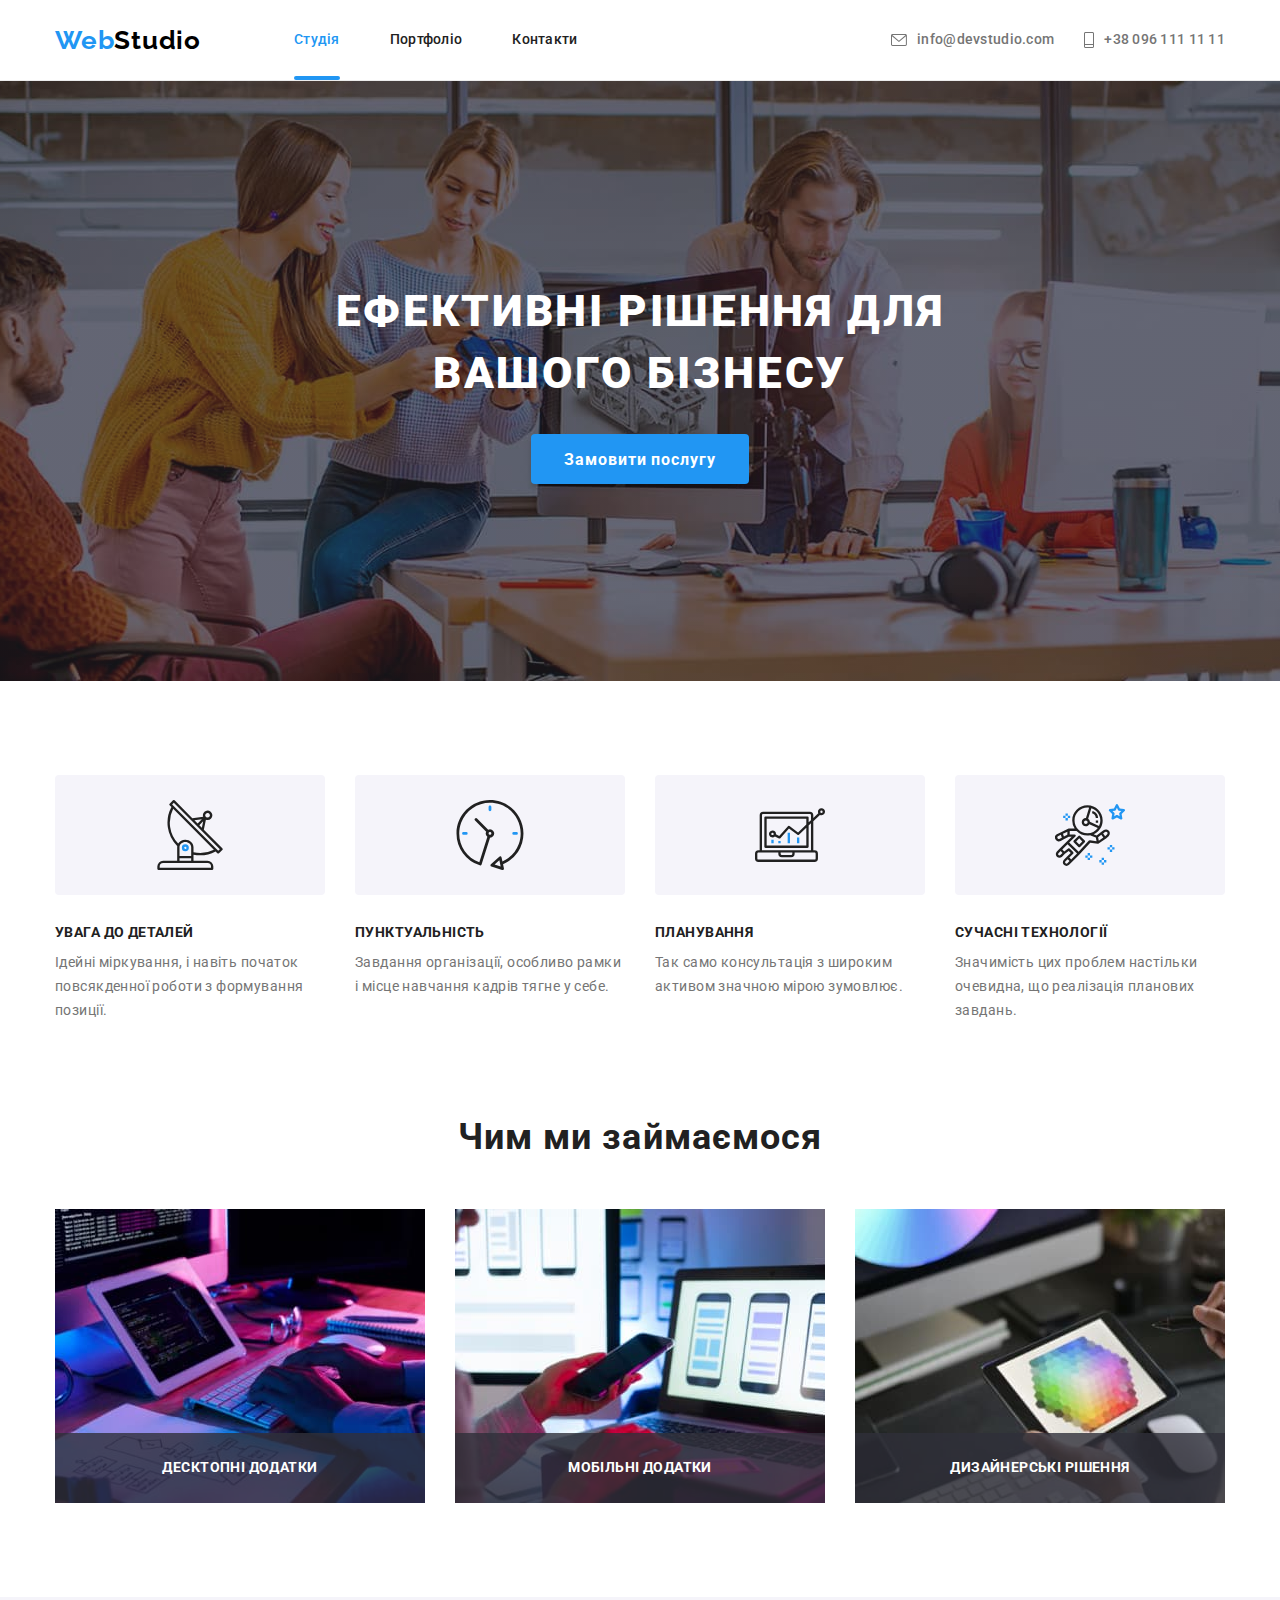
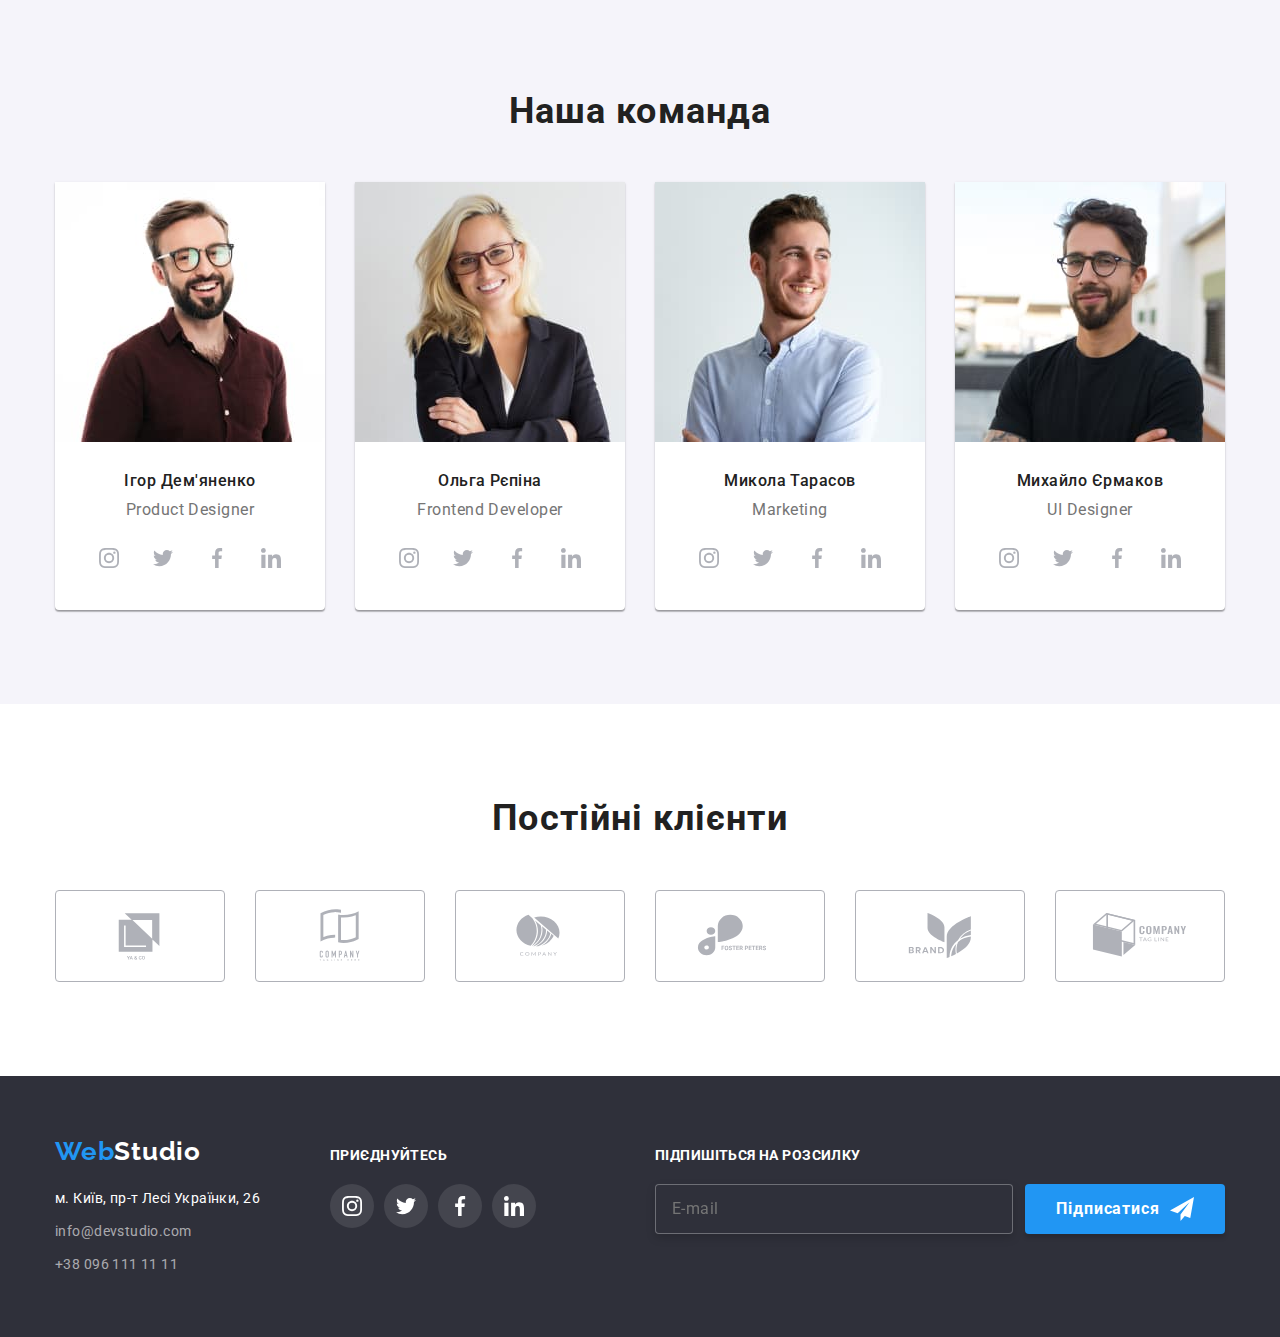
<file: index.html>
<!DOCTYPE html>
<html lang="uk">
  <head>
    <meta charset="UTF-8" />
    <meta http-equiv="X-UA-Compatible" content="IE=edge" />
    <meta name="viewport" content="width=device-width, initial-scale=1.0" />
    <title>WebStudio Головна</title>
    <link
      rel="stylesheet"
      href="https://cdnjs.cloudflare.com/ajax/libs/modern-normalize/1.1.0/modern-normalize.min.css"
    />
    <link rel="preconnect" href="https://fonts.googleapis.com" />
    <link rel="preconnect" href="https://fonts.gstatic.com" crossorigin />
    <link
      href="https://fonts.googleapis.com/css2?family=Raleway:wght@700&family=Roboto:wght@400;500;700;900&display=swap"
      rel="stylesheet"
    />
    <link rel="stylesheet" href="./css/styles.css" />
  </head>

  <body>
    <!--Шапка сайту-->
    <header class="header">
      <div class="container main-nav">
        <nav class="main-nav">
          <a href="./index.html" class="logo">Web<span class="logo-accent">Studio</span></a>

          <ul class="site-nav list">
            <li class="item"><a href="./index.html" class="link current">Студія</a></li>
            <li class="item"><a href="./portfolio.html" class="link">Портфоліо</a></li>
            <li class="item"><a href="#" class="link">Контакти</a></li>
          </ul>
        </nav>

        <div class="main-contacts">
          <ul class="contacts-nav list">
            <li class="item">
              <a href="mailto:info@devstudio.com" class="cont-link link">
                <svg class="cont-icon" width="16" height="12">
                  <use href="./images/icons.svg#icon-envelope"></use>
                </svg>
                info@devstudio.com
              </a>
            </li>
            <li class="item">
              <a href="tel:+380961111111" class="cont-link link">
                <svg class="cont-icon" width="10" height="16">
                  <use href="./images/icons.svg#icon-telephone"></use>
                </svg>
                +38 096 111 11 11
              </a>
            </li>
          </ul>
        </div>
      </div>
    </header>

    <main>
      <!--Герой-->
      <section class="hero">
        <div class="container">
          <h1 class="hero-title">Ефективні рішення для вашого бізнесу</h1>
          <button class="button-hero" type="button" data-modal-open>Замовити послугу</button>
        </div>
      </section>

      <!--Наші переваги-->
      <section class="section">
        <div class="container">
          <div class="invisible">
            <h2 class="section-title">Наші переваги</h2>
          </div>
          <ul class="benefits list">
            <li class="benefits-item">
              <div class="benefits-link">
                <svg class="benefits-icon" width="70" height="70">
                  <use href="./images/icons.svg#icon-antenna"></use>
                </svg>
              </div>
              <h3 class="title">Увага до деталей</h3>
              <p class="text">
                Ідейні міркування, і навіть початок повсякденної роботи з формування позиції.
              </p>
            </li>
            <li class="benefits-item">
              <div class="benefits-link">
                <svg class="benefits-icon" width="70" height="70">
                  <use href="./images/icons.svg#icon-clock"></use>
                </svg>
              </div>
              <h3 class="title">Пунктуальність</h3>
              <p class="text">
                Завдання організації, особливо рамки і місце навчання кадрів тягне у себе.
              </p>
            </li>
            <li class="benefits-item">
              <div class="benefits-link">
                <svg class="benefits-icon" width="70" height="70">
                  <use href="./images/icons.svg#icon-diagram"></use>
                </svg>
              </div>
              <h3 class="title">Планування</h3>
              <p class="text">Так само консультація з широким активом значною мірою зумовлює.</p>
            </li>
            <li class="benefits-item">
              <div class="benefits-link">
                <svg class="benefits-icon" width="70" height="70">
                  <use href="./images/icons.svg#icon-astronaut"></use>
                </svg>
              </div>
              <h3 class="title">Сучасні технології</h3>
              <p class="text">
                Значимість цих проблем настільки очевидна, що реалізація планових завдань.
              </p>
            </li>
          </ul>
        </div>
      </section>

      <!--Чим ми займаємося-->
      <section class="section work">
        <div class="container">
          <h2 class="section-title">Чим ми займаємося</h2>
          <ul class="works list">
            <li class="item">
              <div class="works-overlay">
                <img src="./images/box1.jpg" alt="Людина працює за комп'ютером" width="370" />
                <p class="works-text">Десктопні додатки</p>
              </div>
            </li>
            <li class="item">
              <div class="works-overlay">
                <img
                  src="./images/box2.jpg"
                  alt="Людина працює за ноутбуком та телефоном"
                  width="370"
                />
                <p class="works-text">Мобільні додатки</p>
              </div>
            </li>
            <li class="item">
              <div class="works-overlay">
                <img src="./images/box3.jpg" alt="Людина працює за планшетом" width="370" />
                <p class="works-text">Дизайнерські рішення</p>
              </div>
            </li>
          </ul>
        </div>
      </section>

      <!--Наша команда-->
      <section class="section team">
        <div class="container">
          <h2 class="section-title">Наша команда</h2>
          <ul class="team-list list">
            <li class="item">
              <img
                src="./images/img1.jpg"
                alt="Усміхнений хлопець з бородою, в окулярах, у коричневій рубашці"
                width="270"
              />
              <div class="info">
                <h3 class="title">Ігор Дем'яненко</h3>
                <p class="text">Product Designer</p>
                <ul class="net list">
                  <li class="net-item">
                    <a href="" class="net-link">
                      <svg class="net-icon" width="20" height="20">
                        <use href="./images/icons.svg#icon-instagram"></use>
                      </svg>
                    </a>
                  </li>
                  <li class="net-item">
                    <a href="" class="net-link">
                      <svg class="net-icon" width="20" height="20">
                        <use href="./images/icons.svg#icon-twitter"></use>
                      </svg>
                    </a>
                  </li>
                  <li class="net-item">
                    <a href="" class="net-link">
                      <svg class="net-icon" width="20" height="20">
                        <use href="./images/icons.svg#icon-facebook"></use>
                      </svg>
                    </a>
                  </li>
                  <li class="net-item">
                    <a href="" class="net-link">
                      <svg class="net-icon" width="20" height="20">
                        <use href="./images/icons.svg#icon-linkedin"></use>
                      </svg>
                    </a>
                  </li>
                </ul>
              </div>
            </li>
            <li class="item">
              <img
                src="./images/img2.jpg"
                alt="Усміхнена дівчина, блондинка, в окулярах, у чорному піджаку"
                width="270"
              />
              <div class="info">
                <h3 class="title">Ольга Рєпіна</h3>
                <p class="text">Frontend Developer</p>
                <ul class="net list">
                  <li class="net-item">
                    <a href="" class="net-link">
                      <svg class="net-icon" width="20" height="20">
                        <use href="./images/icons.svg#icon-instagram"></use>
                      </svg>
                    </a>
                  </li>
                  <li class="net-item">
                    <a href="" class="net-link">
                      <svg class="net-icon" width="20" height="20">
                        <use href="./images/icons.svg#icon-twitter"></use>
                      </svg>
                    </a>
                  </li>
                  <li class="net-item">
                    <a href="" class="net-link">
                      <svg class="net-icon" width="20" height="20">
                        <use href="./images/icons.svg#icon-facebook"></use>
                      </svg>
                    </a>
                  </li>
                  <li class="net-item">
                    <a href="" class="net-link">
                      <svg class="net-icon" width="20" height="20">
                        <use href="./images/icons.svg#icon-linkedin"></use>
                      </svg>
                    </a>
                  </li>
                </ul>
              </div>
            </li>
            <li class="item">
              <img
                src="./images/img3.jpg"
                alt="Усміхнений хлопець з бородою, у блакитній рубашці"
                width="270"
              />
              <div class="info">
                <h3 class="title">Микола Тарасов</h3>
                <p class="text">Marketing</p>
                <ul class="net list">
                  <li class="net-item">
                    <a href="" class="net-link">
                      <svg class="net-icon" width="20" height="20">
                        <use href="./images/icons.svg#icon-instagram"></use>
                      </svg>
                    </a>
                  </li>
                  <li class="net-item">
                    <a href="" class="net-link">
                      <svg class="net-icon" width="20" height="20">
                        <use href="./images/icons.svg#icon-twitter"></use>
                      </svg>
                    </a>
                  </li>
                  <li class="net-item">
                    <a href="" class="net-link">
                      <svg class="net-icon" width="20" height="20">
                        <use href="./images/icons.svg#icon-facebook"></use>
                      </svg>
                    </a>
                  </li>
                  <li class="net-item">
                    <a href="" class="net-link">
                      <svg class="net-icon" width="20" height="20">
                        <use href="./images/icons.svg#icon-linkedin"></use>
                      </svg>
                    </a>
                  </li>
                </ul>
              </div>
            </li>
            <li class="item">
              <img
                src="./images/img4.jpg"
                alt="Усміхнений хлопець з бородою, в окулярах, у чорній футболці"
                width="270"
              />
              <div class="info">
                <h3 class="title">Михайло Єрмаков</h3>
                <p class="text">UI Designer</p>
                <ul class="net list">
                  <li class="net-item">
                    <a href="" class="net-link">
                      <svg class="net-icon" width="20" height="20">
                        <use href="./images/icons.svg#icon-instagram"></use>
                      </svg>
                    </a>
                  </li>
                  <li class="net-item">
                    <a href="" class="net-link">
                      <svg class="net-icon" width="20" height="20">
                        <use href="./images/icons.svg#icon-twitter"></use>
                      </svg>
                    </a>
                  </li>
                  <li class="net-item">
                    <a href="" class="net-link">
                      <svg class="net-icon" width="20" height="20">
                        <use href="./images/icons.svg#icon-facebook"></use>
                      </svg>
                    </a>
                  </li>
                  <li class="net-item">
                    <a href="" class="net-link">
                      <svg class="net-icon" width="20" height="20">
                        <use href="./images/icons.svg#icon-linkedin"></use>
                      </svg>
                    </a>
                  </li>
                </ul>
              </div>
            </li>
          </ul>
        </div>
      </section>

      <!-- Постійні клієнти -->
      <section class="section">
        <div class="container">
          <h2 class="section-title">Постійні клієнти</h2>
          <ul class="clients list">
            <li class="clients-item">
              <a href="" class="clients-link">
                <svg class="clients-icon" width="106" height="60">
                  <use href="./images/icons.svg#icon-logo1"></use>
                </svg>
              </a>
            </li>
            <li class="clients-item">
              <a href="" class="clients-link">
                <svg class="clients-icon" width="106" height="60">
                  <use href="./images/icons.svg#icon-logo2"></use>
                </svg>
              </a>
            </li>
            <li class="clients-item">
              <a href="" class="clients-link">
                <svg class="clients-icon" width="106" height="60">
                  <use href="./images/icons.svg#icon-logo3"></use>
                </svg>
              </a>
            </li>
            <li class="clients-item">
              <a href="" class="clients-link">
                <svg class="clients-icon" width="106" height="60">
                  <use href="./images/icons.svg#icon-logo4"></use>
                </svg>
              </a>
            </li>
            <li class="clients-item">
              <a href="" class="clients-link">
                <svg class="clients-icon" width="106" height="60">
                  <use href="./images/icons.svg#icon-logo5"></use>
                </svg>
              </a>
            </li>
            <li class="clients-item">
              <a href="" class="clients-link">
                <svg class="clients-icon" width="106" height="60">
                  <use href="./images/icons.svg#icon-logo6"></use>
                </svg>
              </a>
            </li>
          </ul>
        </div>
      </section>
    </main>

    <!--Підвал-->
    <footer class="footer">
      <div class="container">
        <div class="footer-container">
          <div class="footer-adress">
            <a href="./index.html" class="logo">Web<span class="logo-accent">Studio</span></a>
            <address>
              <ul class="footer-nav list">
                <li class="item">
                  <a href="https://goo.gl/maps/CPtrU1FHBa2aNyZL9" class="link"
                    >м. Київ, пр-т Лесі Українки, 26</a
                  >
                </li>
                <li class="item">
                  <a href="mailto:info@devstudio.com" class="link-accent">info@devstudio.com</a>
                </li>
                <li class="item">
                  <a href="tel:+380961111111" class="link-accent">+38 096 111 11 11</a>
                </li>
              </ul>
            </address>
          </div>

          <div class="footer-net">
            <p class="footer-net-text">приєднуйтесь</p>
            <ul class="footer-net-list list">
              <li class="footer-net-item">
                <a href="" class="footer-net-link">
                  <svg class="footer-net-icon" width="20" height="20">
                    <use href="./images/icons.svg#icon-instagram"></use>
                  </svg>
                </a>
              </li>
              <li class="footer-net-item">
                <a href="" class="footer-net-link">
                  <svg class="footer-net-icon" width="20" height="20">
                    <use href="./images/icons.svg#icon-twitter"></use>
                  </svg>
                </a>
              </li>
              <li class="footer-net-item">
                <a href="" class="footer-net-link">
                  <svg class="footer-net-icon" width="20" height="20">
                    <use href="./images/icons.svg#icon-facebook"></use>
                  </svg>
                </a>
              </li>
              <li class="footer-net-item">
                <a href="" class="footer-net-link">
                  <svg class="footer-net-icon" width="20" height="20">
                    <use href="./images/icons.svg#icon-linkedin"></use>
                  </svg>
                </a>
              </li>
            </ul>
          </div>

          <div class="footer-subscribe">
            <p class="footer-subscribe-text">Підпишіться на розсилку</p>

            <form class="footer-subscribe-form">
              <label for="footer-email" class="footer-subscribe-label"></label>
              <input
                class="footer-subscribe-input"
                type="email"
                name="footer-email"
                id="footer-email"
                placeholder="E-mail"
              />

              <button class="footer-subscribe-button" type="submit">
                Підписатися
                <svg class="footer-subscribe-button-icon" width="24" height="24">
                  <use href="./images/icons.svg#icon-send"></use>
                </svg>
              </button>
            </form>
          </div>
        </div>
      </div>
    </footer>

    <div class="backdrop is-hidden" data-modal>
      <div class="modal">
        <h2 class="modal-title">Залиште свої дані, ми вам передзвонимо</h2>
        <form class="modal-form" name="contact-form">
          <div class="modal-form-field">
            <label for="name">Ім'я</label>
            <div class="form-control">
              <input type="text" class="modal-form-input" name="name" id="name" autofocus />
              <svg class="modal-form-icon" width="18" height="18">
                <use href="./images/icons.svg#icon-person"></use>
              </svg>
            </div>
          </div>

          <div class="modal-form-field">
            <label for="tel">Телефон</label>
            <div class="form-control">
              <input type="tel" class="modal-form-input" name="tel" id="tel" />
              <svg class="modal-form-icon" width="18" height="18">
                <use href="./images/icons.svg#icon-phone"></use>
              </svg>
            </div>
          </div>

          <div class="modal-form-field">
            <label for="email">Пошта</label>
            <div class="form-control">
              <input type="email" class="modal-form-input" name="email" id="email" />
              <svg class="modal-form-icon" width="18" height="18">
                <use href="./images/icons.svg#icon-email"></use>
              </svg>
            </div>
          </div>

          <div class="modal-form-field">
            <label for="comment">Коментар</label>
            <textarea
              class="modal-form-comment"
              name="comment"
              id="comment"
              rows="10"
              placeholder="Введіть текст"
            ></textarea>
          </div>

          <div class="checkbox-control">
            <label class="checkbox-label">
              <input class="checkbox-input visually-hidden" type="checkbox" name="terms-checkbox" />
              <span class="checkbox-border">
                <svg class="checkbox-icon" width="16" height="15">
                  <use href="./images/icons.svg#icon-check"></use>
                </svg>
              </span>
              Погоджуюся з розсилкою та приймаю
              <a href="#" class="checkbox-link"> Умови договору</a>
            </label>
          </div>

          <button class="form-button" type="submit">Відправити</button>
        </form>

        <button class="modal-close-button" type="button" data-modal-close>
          <svg class="modal-close-icon" width="18" height="18">
            <use href="./images/icons.svg#icon-close"></use>
          </svg>
        </button>
      </div>
    </div>

    <script src="./js/modal.js"></script>
  </body>
</html>
</file>
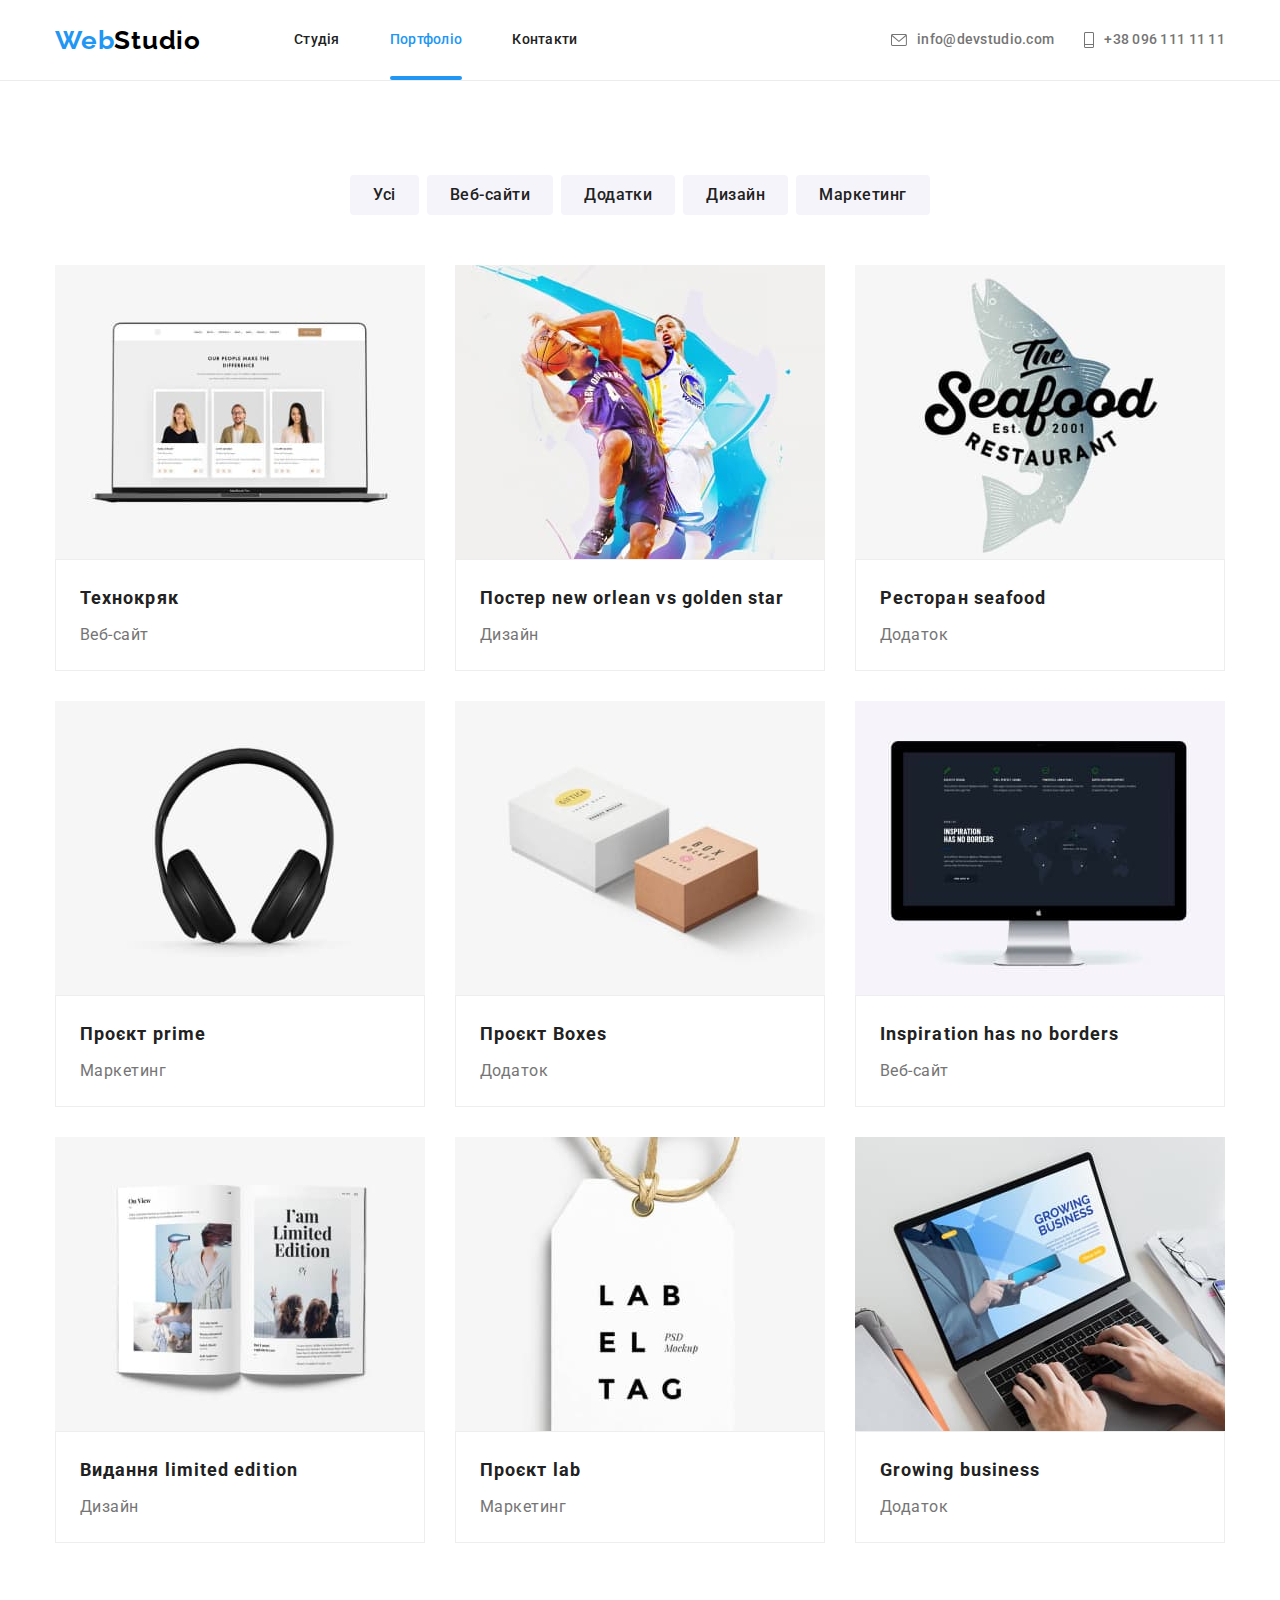
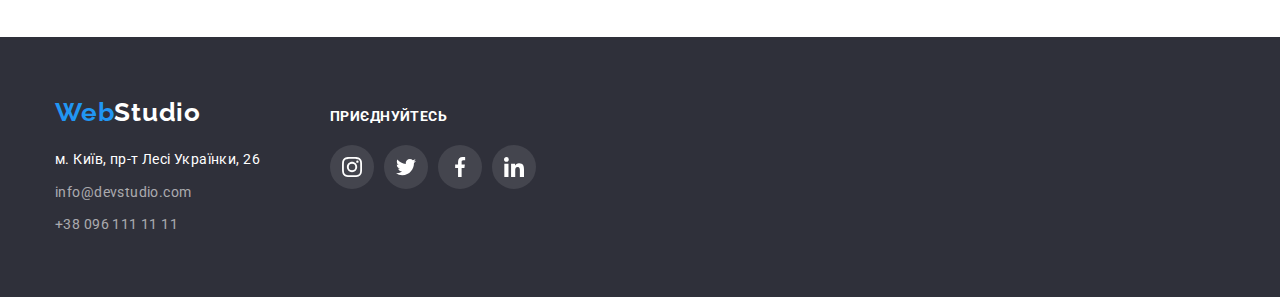
<file: portfolio.html>
<!DOCTYPE html>
<html lang="uk">
<head>
    <meta charset="UTF-8">
    <meta http-equiv="X-UA-Compatible" content="IE=edge">
    <meta name="viewport" content="width=device-width, initial-scale=1.0">
    <title>WebStudio Портфоліо</title>
    <link rel="stylesheet" href="https://cdnjs.cloudflare.com/ajax/libs/modern-normalize/1.1.0/modern-normalize.min.css">
    <link rel="preconnect" href="https://fonts.googleapis.com">
    <link rel="preconnect" href="https://fonts.gstatic.com" crossorigin>
    <link href="https://fonts.googleapis.com/css2?family=Raleway:wght@700&family=Roboto:wght@400;500;700;900&display=swap" rel="stylesheet">
    <link rel="stylesheet" href="./css/styles.css">
</head>
<body>
  <!--Шапка сайту-->
      <header class="header">
      <div class="container main-nav">
      <nav class="main-nav">
        <a href="./index.html" class="logo">Web<span class="logo-accent">Studio</span></a>     

        <ul class="site-nav list" >
          <li class="item"><a href="./index.html" class="link">Студія</a></li>
          <li class="item"><a href="./portfolio.html" class="link current">Портфоліо</a></li>
          <li class="item"><a href="#" class="link">Контакти</a></li>
        </ul>
      </nav>

      <div class="main-contacts">
          <ul class="contacts-nav list" >            
              <li class="item">
                <a href="mailto:info@devstudio.com" class="cont-link link">
                  <svg class="cont-icon" width="16" height="12">
                    <use href="./images/icons.svg#icon-envelope"></use>
                  </svg> info@devstudio.com
                </a>
              </li>
              <li class="item">
                <a href="tel:+380961111111" class="cont-link link">
                  <svg class="cont-icon" width="10" height="16">
                    <use href="./images/icons.svg#icon-telephone"></use>
                  </svg> +38 096 111 11 11
                </a>
              </li>
          </ul>
        </div> 
      </div>
    </header>
    
    <main>

      <!--Наші проекти-->
        <section class="portfolio">
          <div class="container">
            <div class="invisible">
              <h1 class="portfolio-title">Наші проекти</h1>
            </div>
            <div class="portfolio-nav-container">
              <ul class="portfolio-nav list">
                <li class="item"><button class="button secondary" type="button">Усі</button></li>
                <li class="item"><button class="button secondary" type="button">Веб-сайти</button></li>
                <li class="item"><button class="button secondary" type="button">Додатки</button></li>
                <li class="item"><button class="button secondary" type="button">Дизайн</button></li>
                <li class="item"><button class="button secondary" type="button">Маркетинг</button></li>
            </ul>
            </div>

            <div class="portfolio-works-container">
              <ul class="portfolio-works list">
                <li class="portfolio-item">
                  <div class="portfolio-overlay">
                    <a href="#" class="portfolio-link" ><img class="img" src="./images/project1.jpg"
                    alt="Ноутбук із завантаженою сторінкою сайту"
                    width="370"/></a> 
                    <p class="portfolio-description">Ресурс пропонує комплексні пропозиції з різним рівнем функціоналу та сервісів. Все це дозволить відвідувачу отримати вичерпні відомості про компанію чи приватну особу.</p>
                  </div>                 
                  <div class="info">
                    <h2 class="title">Технокряк</h2>
                    <p class="text">Веб-сайт</p>
                  </div>                                
                               
                </li>
                <li class="portfolio-item">
                  <div class="portfolio-overlay">
                    <a href="#" class="portfolio-link" ><img class="img" src="./images/project2.jpg"
                    alt="Два баскетболісти в моменті гри"
                    width="370"/></a> 
                    <p class="portfolio-description">Ресурс пропонує комплексні пропозиції з різним рівнем функціоналу та сервісів. Все це дозволить відвідувачу отримати вичерпні відомості про компанію чи приватну особу.</p>  
                  </div>               
                  <div class="info">
                    <h2 class="title">Постер new orlean vs golden star</h2>
                    <p class="text">Дизайн</p>
                  </div>              
                  
                </li>
                <li class="portfolio-item">
                  <div class="portfolio-overlay">
                    <a href="#" class="portfolio-link" ><img class="img" src="./images/project3.jpg"
                    alt="Логотип ресторану"
                    width="370"/></a> 
                    <p class="portfolio-description">Ресурс пропонує комплексні пропозиції з різним рівнем функціоналу та сервісів. Все це дозволить відвідувачу отримати вичерпні відомості про компанію чи приватну особу.</p> 
                  </div>                  
                  <div class="info"> 
                    <h2 class="title">Ресторан seafood</h2>
                    <p class="text">Додаток</p>
                  </div>               
                  
                </li>
                <li class="portfolio-item">
                  <div class="portfolio-overlay">
                    <a href="#" class="portfolio-link" ><img class="img" src="./images/project4.jpg"
                    alt="Чорні навушники"
                    width="370"/></a>
                    <p class="portfolio-description">Ресурс пропонує комплексні пропозиції з різним рівнем функціоналу та сервісів. Все це дозволить відвідувачу отримати вичерпні відомості про компанію чи приватну особу.</p>
                  </div>                 
                  <div class="info">                 
                    <h2 class="title">Проєкт prime</h2>
                    <p class="text">Маркетинг</p>
                  </div>                
                  
                </li>
                <li class="portfolio-item">
                  <div class="portfolio-overlay">
                    <a href="#" class="portfolio-link" ><img class="img" src="./images/project5.jpg"
                    alt="Дві коробки біла та коричнева"
                    width="370"/></a>
                    <p class="portfolio-description">Ресурс пропонує комплексні пропозиції з різним рівнем функціоналу та сервісів. Все це дозволить відвідувачу отримати вичерпні відомості про компанію чи приватну особу.</p>
                  </div>                  
                  <div class="info">
                    <h2 class="title">Проєкт Boxes</h2>
                    <p class="text">Додаток</p>
                  </div>                
                  
                </li>
                <li class="portfolio-item">
                  <div class="portfolio-overlay">
                    <a href="#" class="portfolio-link" ><img class="img" src="./images/project6.jpg"
                    alt="Монітор із завантаженою сторінкою сайту"
                    width="370"/></a> 
                    <p class="portfolio-description">Ресурс пропонує комплексні пропозиції з різним рівнем функціоналу та сервісів. Все це дозволить відвідувачу отримати вичерпні відомості про компанію чи приватну особу.</p> 
                  </div>                  
                  <div class="info">
                    <h2 class="title">Inspiration has no borders</h2>
                    <p class="text">Веб-сайт</p>
                  </div>              
                  
                </li>
                <li class="portfolio-item">
                  <div class="portfolio-overlay">
                    <a href="#" class="portfolio-link" ><img class="img" src="./images/project7.jpg"
                    alt="Відкрита книга із зображеннями та текстом"
                    width="370"/></a>
                    <p class="portfolio-description">Ресурс пропонує комплексні пропозиції з різним рівнем функціоналу та сервісів. Все це дозволить відвідувачу отримати вичерпні відомості про компанію чи приватну особу.</p> 
                  </div>                  
                  <div class="info">
                    <h2 class="title">Видання limited edition</h2>
                    <p class="text">Дизайн</p>
                  </div>                
                  
                </li>
                <li class="portfolio-item">
                  <div class="portfolio-overlay">
                    <a href="#" class="portfolio-link" ><img class="img" src="./images/project8.jpg"
                    alt="Кулончик на мотузці"
                    width="370"/></a>
                    <p class="portfolio-description">Ресурс пропонує комплексні пропозиції з різним рівнем функціоналу та сервісів. Все це дозволить відвідувачу отримати вичерпні відомості про компанію чи приватну особу.</p>
                  </div>                  
                  <div class="info">                    
                    <h2 class="title">Проєкт lab</h2>
                    <p class="text">Маркетинг</p>
                  </div>                
                  
                </li>
                <li class="portfolio-item">
                  <div class="portfolio-overlay">
                    <a href="#" class="portfolio-link" ><img class="img" src="./images/project9.jpg"
                    alt="Людина працює за ноутбуком"
                    width="370"/></a>
                    <p class="portfolio-description">Ресурс пропонує комплексні пропозиції з різним рівнем функціоналу та сервісів. Все це дозволить відвідувачу отримати вичерпні відомості про компанію чи приватну особу.</p>   
                  </div>                  
                  <div class="info">
                    <h2 class="title">Growing business</h2>
                    <p class="text">Додаток</p>
                  </div>           
                  
                </li>
              </ul>
            </div>           
          </div>           
        </section>
    </main>

      <!--Підвал-->
    <footer class="footer">
      <div class="container">
        <div class="footer-container">
          <div class="footer-adress">       
          <a href="./index.html" class="logo">Web<span class="logo-accent">Studio</span></a>    
          <address>
            <ul class="footer-nav list">
              <li class="item">
                <a href="https://goo.gl/maps/CPtrU1FHBa2aNyZL9" class="link">м. Київ, пр-т Лесі Українки, 26</a>
              </li>
              <li class="item">
                <a href="mailto:info@devstudio.com" class="link-accent">info@devstudio.com</a>
              </li>          
              <li class="item">
                <a href="tel:+380961111111" class="link-accent">+38 096 111 11 11</a>
              </li>
            </ul>
          </address>
        </div> 

       <div class="footer-net">
        <p class="footer-net-text">приєднуйтесь</p>
        <ul class="footer-net-list list">                   
          <li class="footer-net-item">
            <a href="" class="footer-net-link">
              <svg class="footer-net-icon" width="20" height="20">
                <use href="./images/icons.svg#icon-instagram"></use>
              </svg>
            </a>
          </li>
          <li class="footer-net-item">
            <a href="" class="footer-net-link">
              <svg class="footer-net-icon" width="20" height="20">
                <use href="./images/icons.svg#icon-twitter"></use>
              </svg>
            </a>
          </li>
          <li class="footer-net-item">
            <a href="" class="footer-net-link">
              <svg class="footer-net-icon" width="20" height="20">
                <use href="./images/icons.svg#icon-facebook"></use>
              </svg>
            </a>
          </li>
          <li class="footer-net-item">
            <a href="" class="footer-net-link">
              <svg class="footer-net-icon" width="20" height="20">
                <use href="./images/icons.svg#icon-linkedin"></use>
              </svg>
             </a>
          </li>
        </ul>
      </div></div>
        
      </div>      
    </footer>
  </body>
</html>
</file>
<file: css/styles.css>
/* основний колір тексту #212121 */
/* додатковий колір тексту #757575 */
/* білий #ffffff */
/* акцент #2196f3 */
/* додатковий колір тексту у футері rgba(255, 255, 255, 0.6); */
/* додатковий колір фону #f5f4fa */
/* колір фону футера #2f303a */

:root {
    --primary-text-color: #212121;
    --additional-text-color: #757575;
    --white-text-color: #ffffff;
    --accent-text-color: #2196f3;
    --additional-text-color-footer: rgba(255, 255, 255, 0.6);
    --additional-bg-color: #f5f4fa;
    --bg-color-footer: #2f303a;
    --gradient: rgba(47, 48, 58, 0.4),rgba(47, 48, 58, 0.4);

}

body {
    background-color: var(--white-text-color);
    color: var(--primary-text-color);
    font-family: Roboto, sans-serif;
}
img {
    display: block;
}
.list {
    padding: 0;
    margin: 0;
    list-style: none;
}

.container {
    margin-left: auto;
    margin-right: auto;
    width: 100%;
    max-width: 1200px;
    padding-left: 15px;
    padding-right: 15px;    
}
.visually-hidden {
    position: absolute;
    white-space: nowrap;
    width: 1px;
    height: 1px;
    overflow: hidden;
    border: 0;
    padding: 0;
    clip: rect(0 0 0 0);
    clip-path: inset(50%);
    margin: -1px;
}
/* Шапка сайту */
.header {
    display: block;
    border-bottom: 1px solid #ECECEC;
}

.main-nav {
    display: flex;
    align-items: center;    
}
.logo {
    color: var(--accent-text-color);
    font-family: Raleway, sans-serif;
    
    font-weight: 700;
    font-size: 26px;
    line-height: 1.19;
    letter-spacing: 0.03em;

    text-decoration: none;
}
.logo-accent {
    color: #000000;
}

/* Site-nav */
.site-nav {    
    display: flex;
    margin-left: 93px;
    gap: 50px;
}

.site-nav .link {
    position: relative;
}
.site-nav .link::after {
    position: absolute;
    bottom: 0;
    width: 100%;
    height: 4px;
    border-radius: 2px;
    display: block;
    opacity: 0;

    background-color: var(--accent-text-color);
    transition: opacity 250ms;
    content: '';
}

.site-nav .link.current::after {
    opacity: 1;
}

.site-nav .link {
    display: block;
    padding-top: 32px;
    padding-bottom: 32px;
    color: var(--primary-text-color);

    font-weight: 500;
    font-size: 14px;
    line-height: 1.14;
    letter-spacing: 0.02em;
    text-decoration: none;  
     
    transition-property: color;
    transition-duration: 250ms;
    transition-timing-function: cubic-bezier(0.4, 0, 0.2, 1);     
}
.site-nav .link:hover,
.site-nav .link:focus {
    color: var(--accent-text-color);
}
.site-nav .link.current {
    color: var(--accent-text-color);
}



/* Contacts-nav */
.main-contacts {
    display: flex;
    margin-left: auto;
}
.contacts-nav {
    display: flex;
    gap: 30px;
}

.contacts-nav .link {
    display: flex;
    padding-top: 32px;
    padding-bottom: 32px;
    align-items: center;
    color: var(--additional-text-color);


    font-weight: 500;
    font-size: 14px;
    line-height: 1.14;
    letter-spacing: 0.02em;
    text-decoration: none;
    gap: 10px;

    transition-property: color;
    transition-duration: 250ms;
    transition-timing-function: cubic-bezier(0.4, 0, 0.2, 1);
}
.cont-icon {
    fill: var(--additional-text-color);
    cursor: pointer;
}
.contacts-nav .link:hover,
.contacts-nav .link:focus {
    color: var(--accent-text-color);
}
.contacts-nav .link:hover .cont-icon,
.contacts-nav .link:focus .cont-icon {
    fill: var(--accent-text-color);
}

/* Герой */
.hero {
    max-width: 1600px;
    height: 600px;
    margin: 0 auto;
    padding-top: 200px;
    padding-bottom: 200px; 
    text-align: center;
    background-color: #c4c4c4;
    background-image: linear-gradient(to right, var(--gradient)),
    url(../images/hero.jpg);
    background-repeat: no-repeat;
    background-size: cover;
    background-position: center;
}

.hero-title {
    margin-top: 0;
    margin-right: auto;
    margin-bottom: 30px;
    margin-left: auto; 
    width: 696px;
       
    color: var(--white-text-color);

    font-weight: 900;
    font-size: 44px;
    line-height: 1.4;
    letter-spacing: 0.06em;
    
    text-transform: uppercase;
}
.button-hero {
    display: inline-block;
    min-width: 216px;
    height: 50px;
    padding: 10px 32px;

    color: var(--white-text-color);
    background-color: var(--accent-text-color);
    font-family: inherit;

    font-weight: 700;
    font-size: 16px;
    line-height: 1.87;    
    align-items: center;
    letter-spacing: 0.06em;

    cursor: pointer;
    
    box-shadow: 0px 4px 4px rgba(0, 0, 0, 0.15);
    border-radius: 4px;
    border: 1px solid transparent;
    
    transition-property: color, background-color, box-shadow;
    transition-duration: 250ms;
    transition-timing-function: cubic-bezier(0.4, 0, 0.2, 1);   
}
.button-hero:hover,
.button-hero:focus {
    color: var(--white-text-color);
    background-color: #188ce8;
}
/* Секції */

.section-title {
    margin-top: 0;
    margin-bottom: 50px;

    color: var(--primary-text-color);
    
    font-weight: 700;
    font-size: 36px;
    line-height: 1.16;
    text-align: center;
    letter-spacing: 0.03em;
}
.section {
    padding: 94px 0;
}

/* Наші переваги */
.invisible {
    display: none;
}
.benefits {
    display: flex;
    gap: 30px;
}
.benefits-item {
    width: calc((100% - 90px) / 3);
}
.benefits-link {
    width: 100%;
    height: 120px;
    margin-bottom: 30px;

    border-radius: 4px;
    background-color: var(--additional-bg-color);

    display: flex;
    align-items: center;
    justify-content: center;
}
.benefits .title {
    margin-top: 0;
    margin-bottom: 10px;

    color: var(--primary-text-color);

    font-weight: 700;
    font-size: 14px;
    line-height: 1.14;
    letter-spacing: 0.03em;
    text-transform: uppercase;
}

.benefits .text {
    margin-top: 0;
    margin-bottom: 0px;

    color: var(--additional-text-color);

    font-weight: 400;
    font-size: 14px;
    line-height: 1.71;
    letter-spacing: 0.03em;
}

/* Чим ми займаємося */
.work {
    padding-top: 0;    
}

.works {
    display: flex;
}
.works .item {
    display: flex;
}

.works .item + .item {
    margin-left: 30px;
}

.works-overlay {
    position: relative;

}
.works-text {
    position: absolute;
    bottom: 0;

    margin: 0;
    width: 100%;
    height: 70px;
    padding: 27px 0;

    color: var(--white-text-color);
    background-color: rgba(47, 48, 58, 0.8);

    font-weight: 700;
    font-size: 14px;
    line-height: 1.14;
    text-align: center;
    letter-spacing: 0.03em;
    text-transform: uppercase;
}

/* Наша команда */
.team {
    display: flex;
    
    text-align: center;
    background: var(--additional-bg-color);
}
.team-list {
    display: flex;
    
}
.team-list .item {
    background-color: var(--white-text-color);
    box-shadow: 0px 1px 3px rgba(0, 0, 0, 0.12),
    0px 1px 1px rgba(0, 0, 0, 0.14),
    0px 2px 1px rgba(0, 0, 0, 0.2);
    border-radius: 0px 0px 4px 4px;
   }
.team-list .item + .item {
    margin-left: 30px;
 }
 .team-list .info {
    padding-top: 30px;
    padding-bottom: 30px;
 }

.team-list .title {
    margin-top: 0;
    margin-bottom: 10px;

    color: var(--primary-text-color);

    font-weight: 500;
    font-size: 16px;
    line-height: 1.18;
    
    letter-spacing: 0.03em;
}
.team-list .text {
    margin-top: 0;
    margin-bottom: 16px;

    color: var(--additional-text-color);

    font-weight: 400;
    font-size: 16px;
    line-height: 1.18;
    
    letter-spacing: 0.03em;
}
.net {
    display: flex;
    justify-content: center;
    gap: 10px;
}

.net-link {
    width: 44px;
    height: 44px;
    display: flex;
    align-items: center;
    justify-content: center;
    border-radius: 50%;
    cursor: pointer;

    transition-property: background-color;
    transition-duration: 250ms;
    transition-timing-function: cubic-bezier(0.4, 0, 0.2, 1);
}
.net-icon {
    fill: #afb1b8;
    cursor: pointer;

    transition-property: fill;
    transition-duration: 250ms;
    transition-timing-function: cubic-bezier(0.4, 0, 0.2, 1);
   }

.net-link:hover,
.net-link:focus {
    background-color: var(--accent-text-color);
}
.net-link:hover .net-icon,
.net-link:focus .net-icon {
    fill: var(--white-text-color);
}

/* Постійні клієнти */

.clients {
    display: flex;
    justify-content: center;
    gap: 30px;
}

.clients-item {
    width: calc((100% - 150px) / 5);
}

.clients-link {
    width: 100%;
    height: 92px;
    border: 1px solid #AFB1B8;
    border-radius: 4px;
    
    display: flex;
    align-items: center;
    justify-content: center;
    cursor: pointer;
    color: #AFB1B8;

    transition-property: color, border-color;
    transition-duration: 250ms;
    transition-timing-function: cubic-bezier(0.4, 0, 0.2, 1);
}
.clients-icon {
    fill: #afb1b8;
    cursor: pointer;

    transition-property: fill;
    transition-duration: 250ms;
    transition-timing-function: cubic-bezier(0.4, 0, 0.2, 1);
}
.clients-link:hover,
.clients-link:focus {
    border-color: var(--accent-text-color);
}
.clients-link:hover .clients-icon,
.clients-link:focus .clients-icon {
    fill: var(--accent-text-color);
}

/* Підвал */
.footer {
    background-color: var(--bg-color-footer);
    padding-top: 60px;
    padding-bottom: 60px;
}
.footer-container {
    display: flex;
    align-items: baseline;
}
.footer-adress {
    margin-right: 70px;
}
.footer .logo {
    display: block;
    margin-bottom: 20px;

    color: var(--accent-text-color);
}
.footer .logo-accent {
    color: var(--white-text-color);
}

.footer-nav .item + .item {
    margin-top: 9px;
}
.footer-nav .link {
    color: var(--white-text-color);
    text-decoration: none;

    font-style: normal;
    font-weight: 400;
    font-size: 14px;
    line-height: 1.71;
    letter-spacing: 0.03em;
    
    transition-property: color;
    transition-duration: 250ms;
    transition-timing-function: cubic-bezier(0.4, 0, 0.2, 1);
}
.footer-nav .link-accent {
    color: var(--additional-text-color-footer);
    text-decoration: none;

    font-style: normal;
    font-weight: 400;
    font-size: 14px;
    line-height: 1.71;
    letter-spacing: 0.03em;

    transition-property: color;
    transition-duration: 250ms;
    transition-timing-function: cubic-bezier(0.4, 0, 0.2, 1);
}
.footer-nav :hover,
.footer-nav :focus {
    color: var(--accent-text-color);
}

/* footer-net */
.footer-net-text {
    margin-top: 0;    
    margin-bottom: 20px;

    color: var(--white-text-color);

    
    font-weight: 700;
    font-size: 14px;
    line-height: 1.14;
    letter-spacing: 0.03em;
    text-transform: uppercase;
}
.footer-net-list {
    display: flex;
    gap: 10px;
}
.footer-net-item {
    display: flex;
}
.footer-net-link {
    width: 44px;
    height: 44px;
    background-color: rgba(255, 255, 255, 0.1);
    display: flex;
    align-items: center;
    justify-content: center;
    border-radius: 50%;
    cursor: pointer;

    transition-property: background-color;
    transition-duration: 250ms;
    transition-timing-function: cubic-bezier(0.4, 0, 0.2, 1);
}

.footer-net-icon {
    fill: var(--white-text-color);
    cursor: pointer;

    transition-property: fill;
    transition-duration: 250ms;
    transition-timing-function: cubic-bezier(0.4, 0, 0.2, 1);
}

.footer-net-link:hover,
.footer-net-link:focus {
    background: var(--accent-text-color);
}

.footer-net-link:hover .footer-net-icon,
.footer-net-link:focus .footer-net-icon {
    fill: var(--white-text-color);
}

/* footer-subscribe */
.footer-subscribe {  
    margin-left: auto;  
    width: 570px;
    height: 86px;
}

.footer-subscribe-text {
    margin-top: 0;
    margin-bottom: 20px;
    
    color: var(--white-text-color);
    font-weight: 700;
    font-size: 14px;
    line-height: 1.14;
    letter-spacing: 0.03em;
    text-transform: uppercase;    
}
.footer-subscribe-form {
    display: flex;   
}

.footer-subscribe-input {
    display: flex;

    padding: 15px 16px;
    margin-right: 12px;
    width: 358px;
    height: 50px;
    align-items: center;
    letter-spacing: 0.03em;

    color: rgba(255, 255, 255, 0.6);
    background-color: var(--bg-color-footer);
    border: 1px solid rgba(255, 255, 255, 0.3);
    filter: drop-shadow(0px 4px 4px rgba(0, 0, 0, 0.15));
    border-radius: 4px;
}
.footer-subscribe-button {
    display: flex;
    width: 200px;
    height: 50px;
    gap: 10px;
    
    background-color: var(--accent-text-color);
    box-shadow: 0px 4px 4px rgba(0, 0, 0, 0.15);
    border-radius: 4px;
    border-color: transparent;
    cursor: pointer;   
    

    color: var(--white-text-color);
    font-weight: 700;
    font-size: 16px;
    line-height: 1.87;   
    align-items: center;
    justify-content: center;
    letter-spacing: 0.06em;
}
.footer-subscribe-button-icon {
    display: flex;
    fill: var(--white-text-color);
}



/* Портфоліо */
/* Наші проекти */
.portfolio {
    padding: 94px 0;
}    
.portfolio-title {
    margin-top: 0;
    margin-bottom: 0;
}
.portfolio-nav {
    display: flex;
    margin-bottom: 50px;
    justify-content: center;
    align-items: center;
    gap: 8px;
}

.portfolio-nav .button {
    display: inline-block;
    
    border-radius: 4px;
    padding: 6px 22px;
    border: 1px solid transparent;

    color: var(--primary-text-color);
    background-color: var(--additional-bg-color);
    font-family: inherit;
    
    font-weight: 500;
    font-size: 16px;
    line-height: 1.62;
    text-align: center;
    letter-spacing: 0.03em;

    cursor: pointer;    
}

.portfolio-nav .button.primary {
    padding: 6px 25px;

    color: var(--white-text-color);
    background-color: var(--accent-text-color);

    box-shadow: 0px 3px 1px rgba(0, 0, 0, 0.1),
    0px 1px 2px rgba(0, 0, 0, 0.08),
    0px 2px 2px rgba(0, 0, 0, 0.12);    
}
.portfolio-nav .button.secondary {
    color: var(--primary-text-color);
    background-color: var(--additional-bg-color);

    transition-property: color, background-color, box-shadow;
    transition-duration: 250ms;
    transition-timing-function: cubic-bezier(0.4, 0, 0.2, 1);
}

.portfolio-nav .button:hover,
.portfolio-nav .button:focus {
    color: var(--white-text-color);
    background-color: var(--accent-text-color);
    box-shadow: 0px 3px 1px rgba(0, 0, 0, 0.1), 0px 1px 2px rgba(0, 0, 0, 0.08), 0px 2px 2px rgba(0, 0, 0, 0.12);
}
/* portfolio-works */

.portfolio-works {
    display: flex;
    flex-wrap: wrap;
    gap: 30px;
}
.portfolio-works .item {    
    width: 370px;    
}

.portfolio-works .img {
    display: flex;
}

.portfolio-overlay {
    position: relative;
    overflow: hidden;
}
.portfolio-description {
    position: absolute;
    top: 0;
    left: 0;
    width: 100%;
    height: 100%;
    margin: 0;
    padding: 57px 32px 69px 16px;

    color: var(--white-text-color);
    transform: translateY(100%);
    background-color: rgba(33, 150, 243, 0.9);

    transition-property: box-shadow, transform;
    transition-duration: 250ms;
    transition-timing-function: cubic-bezier(0.4, 0, 0.2, 1);

    font-weight: 400;
    font-size: 18px;
    line-height: 1.55;
    letter-spacing: 0.03em;}

.portfolio-overlay:hover .portfolio-description {
    transform: translateY(0);
}

.portfolio-link {    
    text-decoration: none;
}
.portfolio-item:hover,
.portfolio-item:focus {
    box-shadow: 0px 1px 1px rgba(0, 0, 0, 0.12), 0px 4px 4px rgba(0, 0, 0, 0.06), 1px 4px 6px rgba(0, 0, 0, 0.16);
}

.portfolio-works .info {
    border: 1px solid #EEEEEE;
    padding: 20px 24px;
}
.portfolio-works .title {
    margin-top: 0;
    margin-bottom: 4px;

    color: var(--primary-text-color);
    font-weight: 700;
    font-size: 18px;
    line-height: 2;
    letter-spacing: 0.06em;
}
.portfolio-works .text {
    margin-top: 0;
    margin-bottom: 0;

    color: var(--additional-text-color);
    font-weight: 400;
    font-size: 16px;
    line-height: 1.87;
    letter-spacing: 0.03em;
}


/* Модальне вікно */
.backdrop {
    position: fixed;
    top: 0;
    left: 0;
    width: 100%;
    height: 100%;
    z-index: 1;
    background-color: rgba(0, 0, 0, 0.2);

    transition-property: opacity, visibility;
    transition-duration: 250ms;
    transition-timing-function: cubic-bezier(0.4, 0, 0.2, 1);
}

.is-hidden {
    opacity: 0;
    visibility: hidden;
    pointer-events: none;
}
.modal {
    position: absolute;
    top: 50%;
    left: 50%;
    transform: translate(-50%, -50%);
    width: 528px;
    height: 581px;
    padding: 40px;
    background-color: var(--white-text-color);
    box-shadow: 0px 1px 3px rgba(0, 0, 0, 0.12), 0px 1px 1px rgba(0, 0, 0, 0.14), 0px 2px 1px rgba(0, 0, 0, 0.2);
    border-radius: 4px;
}

.modal-close-button {
    position: absolute;
    top: 8px;
    right: 8px;
    width: 30px;
    height: 30px;
    background-color: var(--white-text-color);
    border: 1px solid rgba(0, 0, 0, 0.1);
    display: flex;
    align-items: center;
    justify-content: center;
    border-radius: 50%;
    cursor: pointer;    
}
.modal-close-icon {
    fill: #000000;
    cursor: pointer;

    transition-property: fill;
    transition-duration: 250ms;
    transition-timing-function: cubic-bezier(0.4, 0, 0.2, 1);
}
.modal-close-icon:hover,
.modal-close-icon:focus {
    fill: var(--accent-text-color);
}


/* modal-form */
.modal-title {
    margin-top: 0;
    margin-bottom: 12px;
    
    font-weight: 700;
    font-size: 20px;
    line-height: 1.15;
    text-align: center;
    letter-spacing: 0.03em;
}

.modal-form-field {
    display: flex;
    flex-direction: column;
    margin-bottom: 10px;
}
.modal-form-field label {
    margin-bottom: 4px;
    color: var(--additional-text-color);
    font-weight: 400;
    font-size: 12px;
    line-height: 1.16;
    letter-spacing: 0.01em;
}
.modal-form-field input {
    width: 100%;
    padding: 11px 12px 11px 42px;
    border: 1px solid rgba(33, 33, 33, 0.2);
    border-radius: 4px;

    transition-property: border-color;
    transition-duration: 250ms;
    transition-timing-function: cubic-bezier(0.4, 0, 0.2, 1);
}
.modal-form-input:hover,
.modal-form-input:focus {
    border-color: var(--accent-text-color);
}
.modal-form-icon:hover+.modal-form-input,
.modal-form-icon:focus+.modal-form-input {
    border-color: var(--accent-text-color);
}

.form-control {
    position: relative;
}
.modal-form-icon {
    position: absolute;
    top: 50%;
    left: 12px;
    transform: translateY(-50%);
    fill: var(--primary-text-color);

    transition-property: fill;
    transition-duration: 250ms;
    transition-timing-function: cubic-bezier(0.4, 0, 0.2, 1);
}
.modal-form-icon:hover,
.modal-form-icon:focus {
    fill: var(--accent-text-color);
}
.modal-form-input:hover+.modal-form-icon,
.modal-form-input:focus+.modal-form-icon {
    fill: var(--accent-text-color);
}
.modal-form-comment {
    padding: 12px 16px;
    width: 100%;
    height: 120px;
    border: 1px solid rgba(33, 33, 33, 0.2);
    border-radius: 4px;
    resize: none;

    transition-property: border-color;
    transition-duration: 250ms;
    transition-timing-function: cubic-bezier(0.4, 0, 0.2, 1);
}
.modal-form-comment:hover,
.modal-form-comment:focus {
    border-color: var(--accent-text-color);
}

.modal-form-field textarea::placeholder {
    color: rgba(117, 117, 117, 0.5);
    font-weight: 400;
    font-size: 12px;
    line-height: 1.16;
    letter-spacing: 0.01em;
}

/*checkbox*/
.checkbox-control {
    display: flex;
    align-items: center;
    justify-content: center;
    margin-bottom: 30px;
}
.checkbox-input {
    appearance: none;
}
.checkbox-label {
    position: relative;
    display: block;
    padding-left: 7px;

    font-weight: 400;
    font-size: 14px;
    line-height: 1.71;
    letter-spacing: 0.03em;
    color: var(--additional-text-color);
}
.checkbox-border {
    position: absolute;
    top: 50%;
    left: -20px;
    transform: translateY(-50%);
    display: flex;
    align-items: center;
    justify-content: center;
    width: 16px;
    height: 15px;
    border: 2px solid var(--primary-text-color);
    border-radius: 2px;
    background-color: var(--white-text-color);
    background-origin: border-box;
    z-index: -1;

    transition-property: background-color, fill-opacity;
    transition-duration: 250ms;
    transition-timing-function: cubic-bezier(0.4, 0, 0.2, 1);    
}
.checkbox-input:checked+.checkbox-border {
    border: none;
    background-color: var(--accent-text-color);
    fill: var(--white-text-color);
}
.checkbox-link {
    color: var(--accent-text-color);
}

.form-button {
    display: flex;
    align-items: center;
    justify-content: center;
    margin-left: auto;
    margin-right: auto;

    border: none;
    min-width: 200px;
    height: 50px;
    padding: 10px 52px;
    
    color: var(--white-text-color);
    font-weight: 700;
    font-size: 16px;
    line-height: 1.87;       
    letter-spacing: 0.06em;

    background-color: var(--accent-text-color);
    box-shadow: 0px 4px 4px rgba(0, 0, 0, 0.15);
    border-radius: 4px;

    cursor: pointer;
}
</file>
